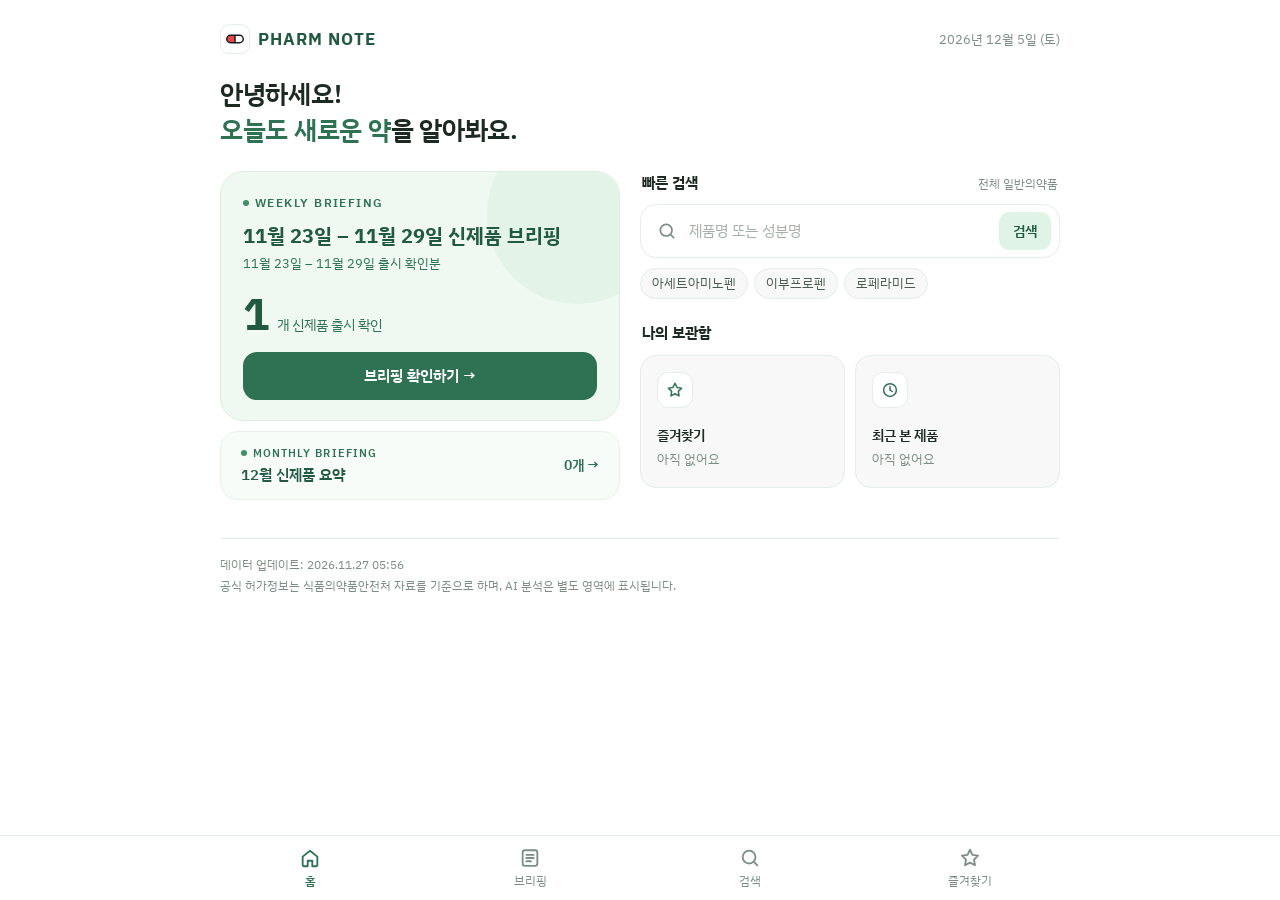
<file: index.html>
<!DOCTYPE html>
<html lang="ko">
<head>
  <meta charset="UTF-8">
  <meta name="viewport" content="width=device-width, initial-scale=1">
  <title>PHARM NOTE</title>
  <meta name="description" content="약사를 위한 OTC 신제품 브리핑 및 일반의약품 검색">
  <meta name="theme-color" content="#ffffff">
  <link rel="preconnect" href="https://fonts.googleapis.com">
  <link rel="preconnect" href="https://fonts.gstatic.com" crossorigin>
  <link rel="stylesheet" href="https://fonts.googleapis.com/css2?family=IBM+Plex+Sans+KR:wght@400;500;600;700&display=swap">
  <link rel="stylesheet" href="styles/style.css?v=12">
</head>
<body>
  <main class="page">

    <!-- ① 상단 -->
    <header class="top">
      <a class="logo" href="index.html" aria-label="PHARM NOTE 홈">
        <span class="logo-mark" aria-hidden="true">
          <svg viewBox="0 0 24 24" aria-hidden="true">
            <path d="M12 8H7a4 4 0 0 0 0 8h5z" fill="#e5484d"/>
            <path d="M12 8h5a4 4 0 0 1 0 8h-5z" fill="#ffffff"/>
            <rect x="3" y="8" width="18" height="8" rx="4" fill="none" stroke="#1a1a1a" stroke-width="1.6"/>
            <path d="M12 8v8" stroke="#1a1a1a" stroke-width="1.6"/>
          </svg>
        </span>
        PHARM NOTE
      </a>
      <span class="today" id="today"></span>
    </header>

    <p class="welcome">안녕하세요!<br><em>오늘도 새로운 약</em>을 알아봐요.</p>

    <div class="home-grid">
      <div class="briefing-col">
        <!-- ② Weekly Briefing (가장 강조되는 카드) -->
        <section class="briefing-card" aria-labelledby="wb-label">
          <span class="eyebrow" id="wb-label"><span class="dot"></span>Weekly Briefing</span>
          <div id="briefing-body" style="display:flex;flex-direction:column;flex:1" aria-live="polite"></div>
        </section>

        <!-- Monthly Briefing (얇고 옅은 카드) -->
        <a class="monthly-card" id="monthly-card" href="pages/briefing.html">
          <span class="monthly-left">
            <span class="eyebrow small"><span class="dot"></span>Monthly Briefing</span>
            <span class="monthly-title" id="monthly-title">이번 달 신제품 요약</span>
          </span>
          <span class="monthly-count" id="monthly-count">–</span>
        </a>
      </div>

      <div>
        <!-- ③ 빠른 검색 -->
        <section class="section">
          <div class="section-head">
            <h2 class="section-title">빠른 검색</h2>
            <span class="section-sub">전체 일반의약품</span>
          </div>
          <form class="search-box" id="quick-search" role="search">
            <svg viewBox="0 0 24 24" fill="none" stroke="currentColor" stroke-width="2" stroke-linecap="round" aria-hidden="true"><circle cx="11" cy="11" r="7"/><path d="m20 20-3.5-3.5"/></svg>
            <label class="sr-only" for="q">제품명 또는 성분명</label>
            <input id="q" name="q" type="search" placeholder="제품명 또는 성분명" autocomplete="off">
            <button class="search-go" type="submit">검색</button>
          </form>
          <div class="search-hints">
            <a class="chip" href="pages/search.html?q=%EC%95%84%EC%84%B8%ED%8A%B8%EC%95%84%EB%AF%B8%EB%85%B8%ED%8E%9C">아세트아미노펜</a>
            <a class="chip" href="pages/search.html?q=%EC%9D%B4%EB%B6%80%ED%94%84%EB%A1%9C%ED%8E%9C">이부프로펜</a>
            <a class="chip" href="pages/search.html?q=%EB%A1%9C%ED%8E%98%EB%9D%BC%EB%AF%B8%EB%93%9C">로페라미드</a>
          </div>
        </section>

        <!-- ④ 나의 보관함 (바로가기) -->
        <section class="section">
          <div class="section-head">
            <h2 class="section-title">나의 보관함</h2>
          </div>
          <div class="shelf">
            <a class="shelf-item" href="pages/favorites.html#favorites">
              <span class="shelf-icon" aria-hidden="true">
                <svg viewBox="0 0 24 24" fill="none" stroke="currentColor" stroke-width="2" stroke-linejoin="round"><path d="m12 3 2.7 5.6 6.1.9-4.4 4.3 1 6.1L12 17l-5.4 2.9 1-6.1-4.4-4.3 6.1-.9z"/></svg>
              </span>
              <span>
                <span class="shelf-name">즐겨찾기</span><br>
                <span class="shelf-count" id="fav-count">–</span>
              </span>
            </a>
            <a class="shelf-item" href="pages/favorites.html#recent">
              <span class="shelf-icon" aria-hidden="true">
                <svg viewBox="0 0 24 24" fill="none" stroke="currentColor" stroke-width="2" stroke-linecap="round"><circle cx="12" cy="12" r="8.5"/><path d="M12 7.5V12l3 2"/></svg>
              </span>
              <span>
                <span class="shelf-name">최근 본 제품</span><br>
                <span class="shelf-count" id="recent-count">–</span>
              </span>
            </a>
          </div>
        </section>
      </div>
    </div>

    <footer class="foot-info">
      데이터 업데이트: <span id="updated-at">확인 중…</span><br>
      공식 허가정보는 식품의약품안전처 자료를 기준으로 하며, AI 분석은 별도 영역에 표시됩니다.
    </footer>
  </main>

  <!-- ⑤ 하단 고정 탭 (메뉴 이동) -->
  <nav class="tabbar" aria-label="주요 메뉴">
    <div class="tabbar-inner">
      <a class="tab" href="index.html" aria-current="page">
        <svg viewBox="0 0 24 24" fill="none" stroke="currentColor" stroke-width="2" stroke-linejoin="round"><path d="M4 10.5 12 4l8 6.5V20a1 1 0 0 1-1 1h-4.5v-6h-5v6H5a1 1 0 0 1-1-1z"/></svg>홈
      </a>
      <a class="tab" href="pages/briefing.html">
        <svg viewBox="0 0 24 24" fill="none" stroke="currentColor" stroke-width="2" stroke-linecap="round"><rect x="4" y="3.5" width="16" height="17" rx="2.5"/><path d="M8 8.5h8M8 12h8M8 15.5h5"/></svg>브리핑
      </a>
      <a class="tab" href="pages/search.html">
        <svg viewBox="0 0 24 24" fill="none" stroke="currentColor" stroke-width="2" stroke-linecap="round"><circle cx="11" cy="11" r="7"/><path d="m20 20-3.5-3.5"/></svg>검색
      </a>
      <a class="tab" href="pages/favorites.html">
        <svg viewBox="0 0 24 24" fill="none" stroke="currentColor" stroke-width="2" stroke-linejoin="round"><path d="m12 3 2.7 5.6 6.1.9-4.4 4.3 1 6.1L12 17l-5.4 2.9 1-6.1-4.4-4.3 6.1-.9z"/></svg>즐겨찾기
      </a>
    </div>
  </nav>

  <script src="js/app.js?v=12"></script>
  <script src="js/home.js?v=12"></script>
</body>
</html>
</file>
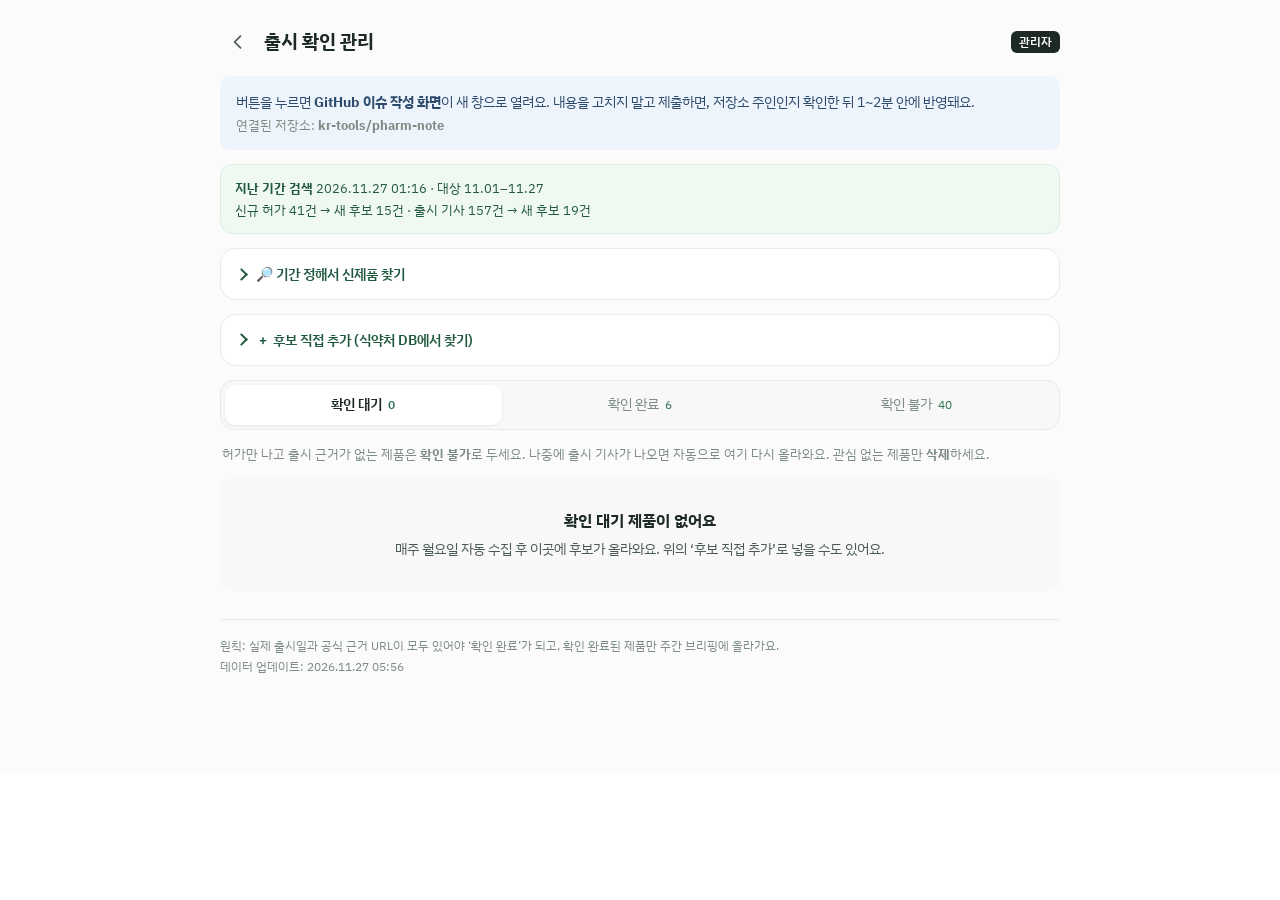
<file: pages/admin.html>
<!DOCTYPE html>
<html lang="ko">
<head>
  <meta charset="UTF-8">
  <meta name="viewport" content="width=device-width, initial-scale=1">
  <meta name="robots" content="noindex, nofollow">
  <title>출시 확인 관리 · PHARM NOTE</title>
  <link rel="preconnect" href="https://fonts.googleapis.com">
  <link rel="preconnect" href="https://fonts.gstatic.com" crossorigin>
  <link rel="stylesheet" href="https://fonts.googleapis.com/css2?family=IBM+Plex+Sans+KR:wght@400;500;600;700&display=swap">
  <link rel="stylesheet" href="../styles/style.css?v=12">
</head>
<body class="admin">
  <main class="page">
    <header class="subhead">
      <a class="back" href="../index.html" aria-label="홈으로"><svg viewBox="0 0 24 24" fill="none" stroke="currentColor" stroke-width="2" stroke-linecap="round"><path d="M15 5l-7 7 7 7"/></svg></a>
      <h1 class="page-title" style="flex:1">출시 확인 관리</h1>
      <span class="badge admin-badge">관리자</span>
    </header>

    <div class="notice info">
      버튼을 누르면 <b>GitHub 이슈 작성 화면</b>이 새 창으로 열려요. 내용을 고치지 말고 제출하면,
      저장소 주인인지 확인한 뒤 1~2분 안에 반영돼요.<br>
      <span class="sec-note">연결된 저장소: <b id="repo-name"></b></span>
    </div>

    <div class="collect-report" id="collect-report" hidden></div>

    <details class="a-add" id="period-search">
      <summary>🔎 기간 정해서 신제품 찾기</summary>
      <p class="sec-note" style="margin-top:8px">정한 기간의 <b>신규 허가 제품</b>과 <b>출시 뉴스</b>를 찾아 ‘확인 대기’에 추가해요.
        이미 확인 완료·확인 불가·삭제한 제품은 다시 불러오지 않아요. (최대 3개월)</p>
      <div class="ps-quick">
        <button type="button" class="btn-ghost" data-range="month">이번 달</button>
        <button type="button" class="btn-ghost" data-range="lastmonth">지난달</button>
        <button type="button" class="btn-ghost" data-range="3months">최근 3개월</button>
      </div>
      <div class="ps-dates">
        <label>시작일<input type="date" id="ps-start"></label>
        <label>종료일<input type="date" id="ps-end"></label>
      </div>
      <p class="a-error" id="ps-error" hidden></p>
      <button type="button" class="btn-primary" id="ps-go" style="margin-top:12px">이 기간으로 찾기 요청</button>
    </details>

    <details class="a-add">
      <summary>＋ 후보 직접 추가 (식약처 DB에서 찾기)</summary>
      <div class="search-box" style="margin-top:12px">
        <svg viewBox="0 0 24 24" fill="none" stroke="currentColor" stroke-width="2" stroke-linecap="round" aria-hidden="true"><circle cx="11" cy="11" r="7"/><path d="m20 20-3.5-3.5"/></svg>
        <label class="sr-only" for="add-q">제품명 또는 품목기준코드</label>
        <input id="add-q" type="search" placeholder="제품명 또는 품목기준코드" autocomplete="off">
      </div>
      <div id="add-results" style="margin-top:10px"></div>
    </details>

    <div class="tabs3" id="tabs" role="tablist">
      <button type="button" role="tab" data-tab="pending">확인 대기 <span class="cnt" id="count-pending">0</span></button>
      <button type="button" role="tab" data-tab="confirmed">확인 완료 <span class="cnt" id="count-confirmed">0</span></button>
      <button type="button" role="tab" data-tab="unconfirmable">확인 불가 <span class="cnt" id="count-unconfirmable">0</span></button>
    </div>

    <div id="list" aria-live="polite"></div>

    <footer class="foot-info">
      원칙: 실제 출시일과 공식 근거 URL이 모두 있어야 ‘확인 완료’가 되고, 확인 완료된 제품만 주간 브리핑에 올라가요.<br>
      데이터 업데이트: <span id="updated-at">확인 중…</span>
    </footer>
  </main>

  <div class="toast" id="toast" role="status"></div>
  <div class="sheet" id="sheet" role="dialog" aria-live="polite" hidden></div>

  <script src="../js/app.js?v=12"></script>
  <script src="../js/admin.js?v=12"></script>
</body>
</html>
</file>
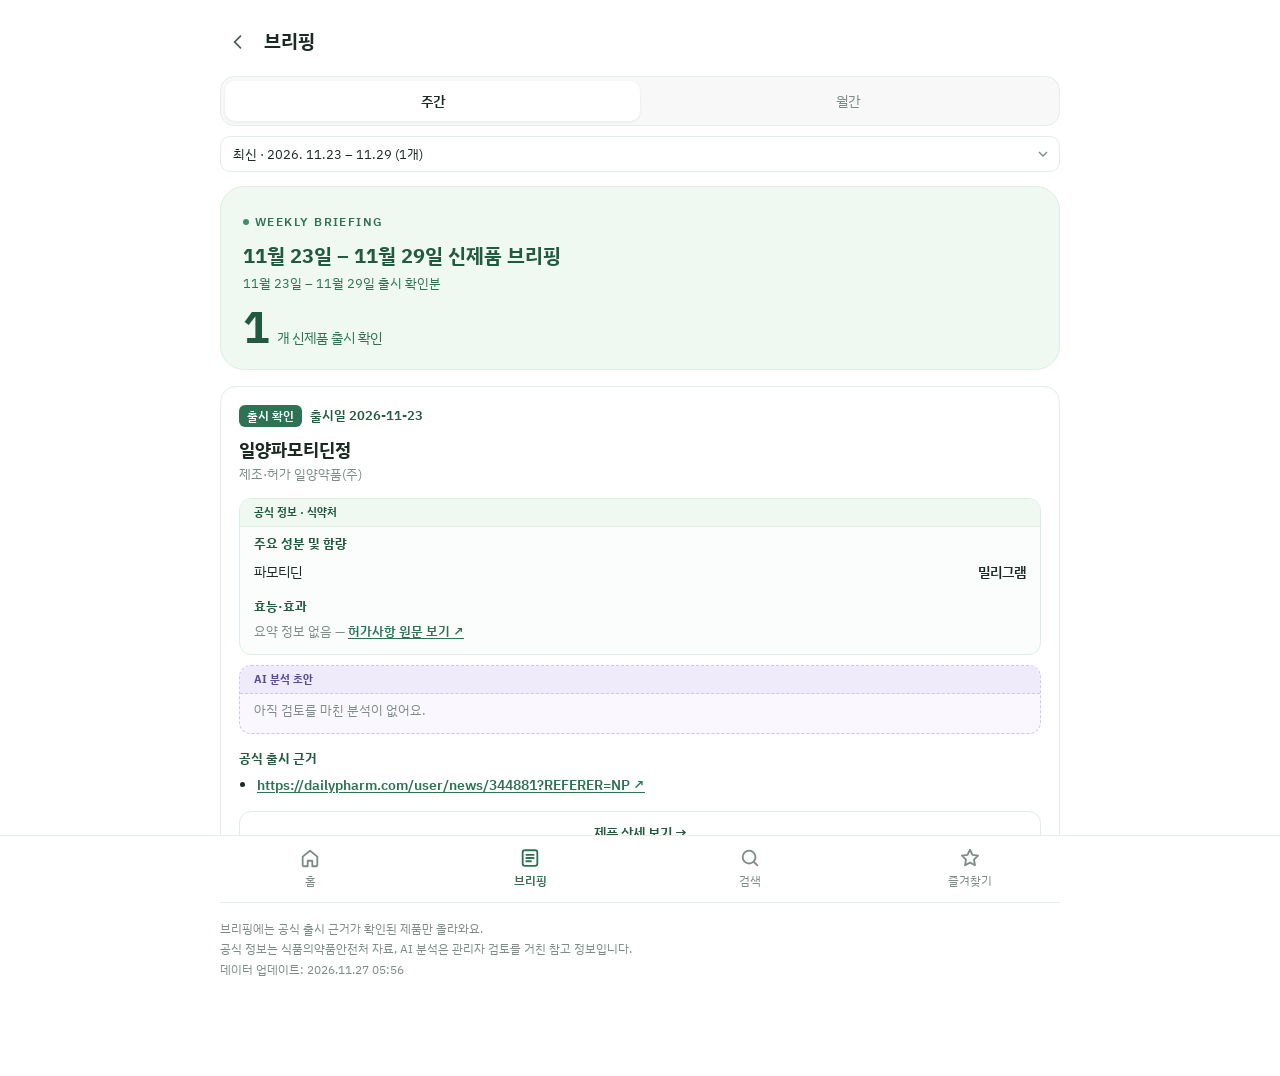
<file: pages/briefing.html>
<!DOCTYPE html>
<html lang="ko">
<head>
  <meta charset="UTF-8">
  <meta name="viewport" content="width=device-width, initial-scale=1">
  <title>주간 브리핑 · PHARM NOTE</title>
  <link rel="preconnect" href="https://fonts.googleapis.com">
  <link rel="preconnect" href="https://fonts.gstatic.com" crossorigin>
  <link rel="stylesheet" href="https://fonts.googleapis.com/css2?family=IBM+Plex+Sans+KR:wght@400;500;600;700&display=swap">
  <link rel="stylesheet" href="../styles/style.css?v=12">
</head>
<body>
  <main class="page">
    <header class="subhead">
      <a class="back" href="../index.html" aria-label="홈으로"><svg viewBox="0 0 24 24" fill="none" stroke="currentColor" stroke-width="2" stroke-linecap="round"><path d="M15 5l-7 7 7 7"/></svg></a>
      <span class="page-title" style="flex:1">브리핑</span>
    </header>

    <div class="notice warn" id="demo-banner" hidden style="margin-bottom:14px">
      화면 확인용 <b>예시 데이터</b>예요. 실제 출시 제품이 아닙니다.
    </div>

    <div class="week-area" id="week-area" hidden>
      <div class="tabs2 mode-tabs" id="mode" role="tablist">
        <button type="button" role="tab" data-mode="week" aria-selected="true">주간</button>
        <button type="button" role="tab" data-mode="month" aria-selected="false">월간</button>
      </div>
      <label class="select" style="display:block">
        <span class="sr-only">브리핑 주차 선택</span>
        <select id="week-select" style="width:100%"></select>
      </label>
    </div>

    <div id="content" aria-live="polite"></div>

    <footer class="foot-info">
      브리핑에는 공식 출시 근거가 확인된 제품만 올라와요.<br>
      공식 정보는 식품의약품안전처 자료, AI 분석은 관리자 검토를 거친 참고 정보입니다.<br>
      데이터 업데이트: <span id="updated-at">확인 중…</span>
    </footer>
  </main>

  <nav class="tabbar" aria-label="주요 메뉴">
    <div class="tabbar-inner">
      <a class="tab" href="../index.html"><svg viewBox="0 0 24 24" fill="none" stroke="currentColor" stroke-width="2" stroke-linejoin="round"><path d="M4 10.5 12 4l8 6.5V20a1 1 0 0 1-1 1h-4.5v-6h-5v6H5a1 1 0 0 1-1-1z"/></svg>홈</a>
      <a class="tab" href="briefing.html" aria-current="page"><svg viewBox="0 0 24 24" fill="none" stroke="currentColor" stroke-width="2" stroke-linecap="round"><rect x="4" y="3.5" width="16" height="17" rx="2.5"/><path d="M8 8.5h8M8 12h8M8 15.5h5"/></svg>브리핑</a>
      <a class="tab" href="search.html"><svg viewBox="0 0 24 24" fill="none" stroke="currentColor" stroke-width="2" stroke-linecap="round"><circle cx="11" cy="11" r="7"/><path d="m20 20-3.5-3.5"/></svg>검색</a>
      <a class="tab" href="favorites.html"><svg viewBox="0 0 24 24" fill="none" stroke="currentColor" stroke-width="2" stroke-linejoin="round"><path d="m12 3 2.7 5.6 6.1.9-4.4 4.3 1 6.1L12 17l-5.4 2.9 1-6.1-4.4-4.3 6.1-.9z"/></svg>즐겨찾기</a>
    </div>
  </nav>

  <script src="../js/app.js?v=12"></script>
  <script src="../js/briefing.js?v=12"></script>
</body>
</html>
</file>
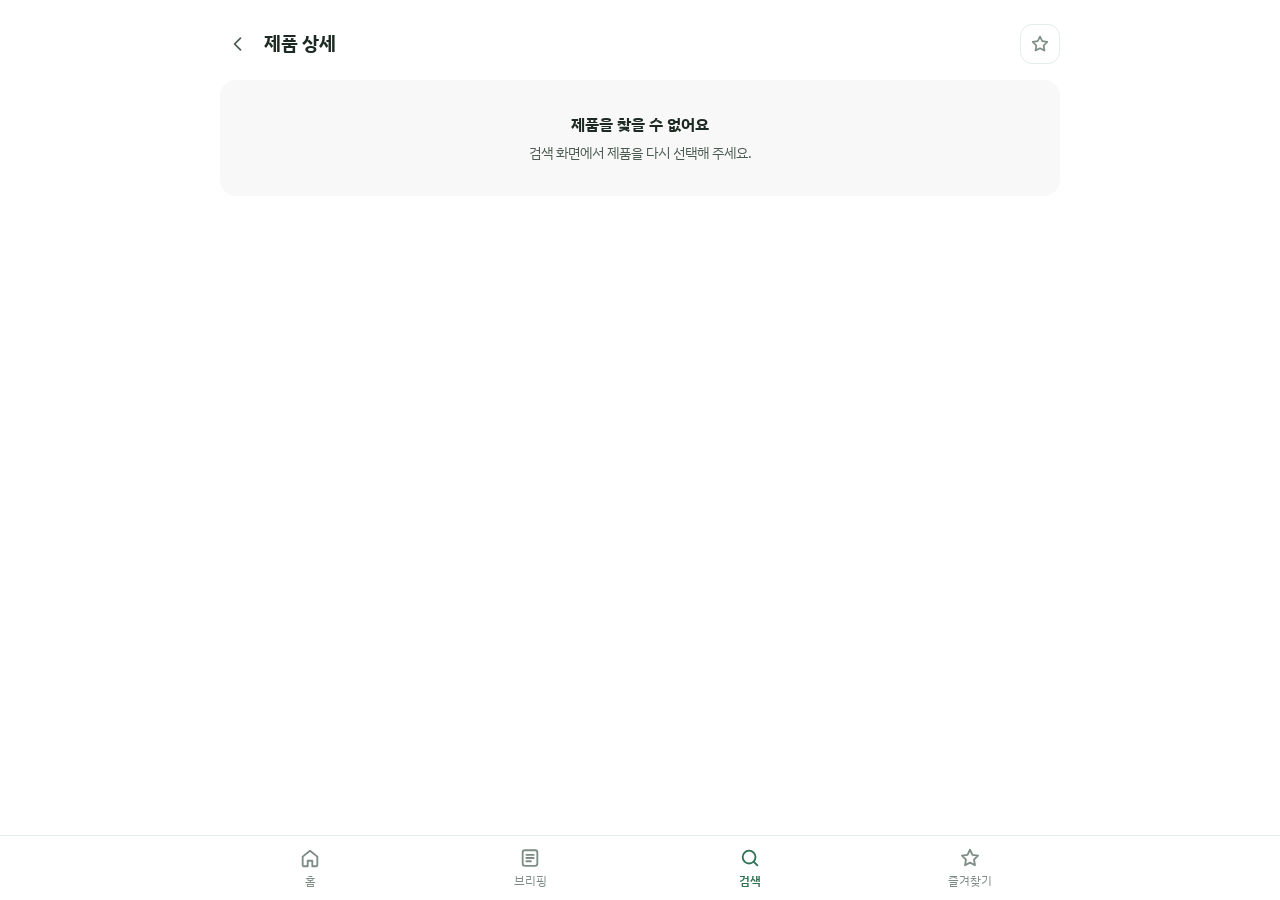
<file: pages/detail.html>
<!DOCTYPE html>
<html lang="ko">
<head>
  <meta charset="UTF-8">
  <meta name="viewport" content="width=device-width, initial-scale=1">
  <title>제품 상세 · PHARM NOTE</title>
  <link rel="preconnect" href="https://fonts.googleapis.com">
  <link rel="preconnect" href="https://fonts.gstatic.com" crossorigin>
  <link rel="stylesheet" href="https://fonts.googleapis.com/css2?family=IBM+Plex+Sans+KR:wght@400;500;600;700&display=swap">
  <link rel="stylesheet" href="../styles/style.css?v=12">
</head>
<body>
  <main class="page">
    <header class="subhead">
      <a class="back" href="search.html" onclick="if (history.length > 1) { history.back(); return false; }" aria-label="뒤로">
        <svg viewBox="0 0 24 24" fill="none" stroke="currentColor" stroke-width="2" stroke-linecap="round"><path d="M15 5l-7 7 7 7"/></svg>
      </a>
      <span class="page-title" style="flex:1">제품 상세</span>
      <button class="fav-btn" id="fav-btn" type="button" aria-pressed="false" aria-label="즐겨찾기 추가" hidden>
        <svg viewBox="0 0 24 24" stroke="currentColor" stroke-width="2" stroke-linejoin="round"><path d="m12 3 2.7 5.6 6.1.9-4.4 4.3 1 6.1L12 17l-5.4 2.9 1-6.1-4.4-4.3 6.1-.9z"/></svg>
      </button>
    </header>

    <div class="notice warn" id="demo-banner" hidden style="margin-bottom:14px">
      화면 확인용 <b>예시 데이터</b>예요. 실제 의약품 정보가 아닙니다.
    </div>

    <div id="content" aria-live="polite"></div>
  </main>

  <div class="toast" id="toast" role="status"></div>

  <nav class="tabbar" aria-label="주요 메뉴">
    <div class="tabbar-inner">
      <a class="tab" href="../index.html"><svg viewBox="0 0 24 24" fill="none" stroke="currentColor" stroke-width="2" stroke-linejoin="round"><path d="M4 10.5 12 4l8 6.5V20a1 1 0 0 1-1 1h-4.5v-6h-5v6H5a1 1 0 0 1-1-1z"/></svg>홈</a>
      <a class="tab" href="briefing.html"><svg viewBox="0 0 24 24" fill="none" stroke="currentColor" stroke-width="2" stroke-linecap="round"><rect x="4" y="3.5" width="16" height="17" rx="2.5"/><path d="M8 8.5h8M8 12h8M8 15.5h5"/></svg>브리핑</a>
      <a class="tab" href="search.html" aria-current="page"><svg viewBox="0 0 24 24" fill="none" stroke="currentColor" stroke-width="2" stroke-linecap="round"><circle cx="11" cy="11" r="7"/><path d="m20 20-3.5-3.5"/></svg>검색</a>
      <a class="tab" href="favorites.html"><svg viewBox="0 0 24 24" fill="none" stroke="currentColor" stroke-width="2" stroke-linejoin="round"><path d="m12 3 2.7 5.6 6.1.9-4.4 4.3 1 6.1L12 17l-5.4 2.9 1-6.1-4.4-4.3 6.1-.9z"/></svg>즐겨찾기</a>
    </div>
  </nav>

  <script src="../js/app.js?v=12"></script>
  <script src="../js/detail.js?v=12"></script>
</body>
</html>
</file>
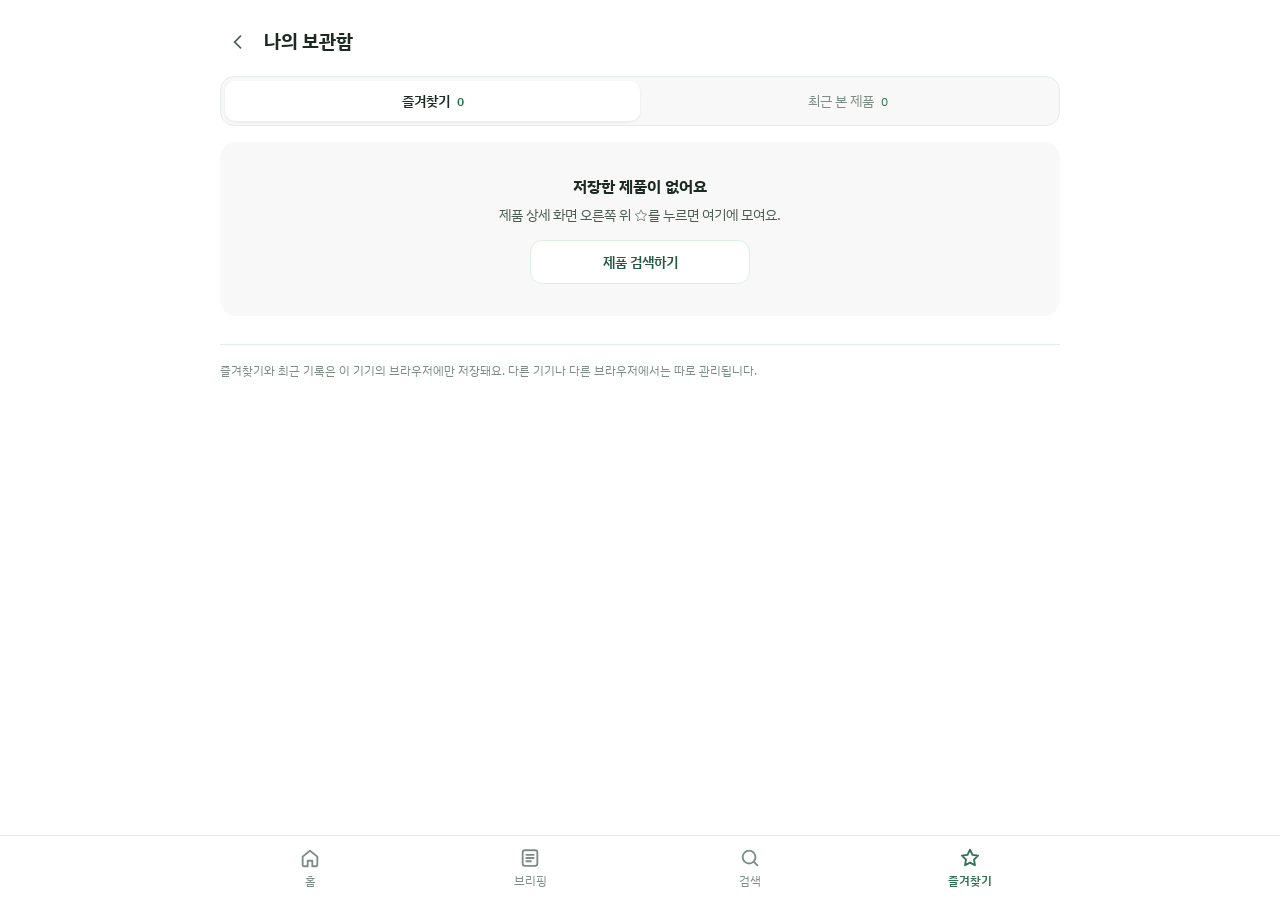
<file: pages/favorites.html>
<!DOCTYPE html>
<html lang="ko">
<head>
  <meta charset="UTF-8">
  <meta name="viewport" content="width=device-width, initial-scale=1">
  <title>즐겨찾기 · PHARM NOTE</title>
  <link rel="preconnect" href="https://fonts.googleapis.com">
  <link rel="preconnect" href="https://fonts.gstatic.com" crossorigin>
  <link rel="stylesheet" href="https://fonts.googleapis.com/css2?family=IBM+Plex+Sans+KR:wght@400;500;600;700&display=swap">
  <link rel="stylesheet" href="../styles/style.css?v=12">
</head>
<body>
  <main class="page">
    <header class="subhead">
      <a class="back" href="../index.html" aria-label="홈으로"><svg viewBox="0 0 24 24" fill="none" stroke="currentColor" stroke-width="2" stroke-linecap="round"><path d="M15 5l-7 7 7 7"/></svg></a>
      <h1 class="page-title">나의 보관함</h1>
    </header>

    <div class="tabs2" id="tabs" role="tablist">
      <button type="button" role="tab" data-tab="favorites" aria-selected="true">즐겨찾기 <span class="cnt" id="count-favorites">0</span></button>
      <button type="button" role="tab" data-tab="recent" aria-selected="false">최근 본 제품 <span class="cnt" id="count-recent">0</span></button>
    </div>

    <ul class="saved-list" id="list"></ul>
    <div class="empty" id="empty" hidden></div>

    <div id="clear-area" hidden>
      <button class="more-btn" id="clear-recent" type="button">최근 기록 전체 삭제</button>
    </div>

    <p class="foot-info">
      즐겨찾기와 최근 기록은 이 기기의 브라우저에만 저장돼요. 다른 기기나 다른 브라우저에서는 따로 관리됩니다.
    </p>
  </main>

  <nav class="tabbar" aria-label="주요 메뉴">
    <div class="tabbar-inner">
      <a class="tab" href="../index.html"><svg viewBox="0 0 24 24" fill="none" stroke="currentColor" stroke-width="2" stroke-linejoin="round"><path d="M4 10.5 12 4l8 6.5V20a1 1 0 0 1-1 1h-4.5v-6h-5v6H5a1 1 0 0 1-1-1z"/></svg>홈</a>
      <a class="tab" href="briefing.html"><svg viewBox="0 0 24 24" fill="none" stroke="currentColor" stroke-width="2" stroke-linecap="round"><rect x="4" y="3.5" width="16" height="17" rx="2.5"/><path d="M8 8.5h8M8 12h8M8 15.5h5"/></svg>브리핑</a>
      <a class="tab" href="search.html"><svg viewBox="0 0 24 24" fill="none" stroke="currentColor" stroke-width="2" stroke-linecap="round"><circle cx="11" cy="11" r="7"/><path d="m20 20-3.5-3.5"/></svg>검색</a>
      <a class="tab" href="favorites.html" aria-current="page"><svg viewBox="0 0 24 24" fill="none" stroke="currentColor" stroke-width="2" stroke-linejoin="round"><path d="m12 3 2.7 5.6 6.1.9-4.4 4.3 1 6.1L12 17l-5.4 2.9 1-6.1-4.4-4.3 6.1-.9z"/></svg>즐겨찾기</a>
    </div>
  </nav>

  <script src="../js/app.js?v=12"></script>
  <script src="../js/favorites.js?v=12"></script>
</body>
</html>
</file>
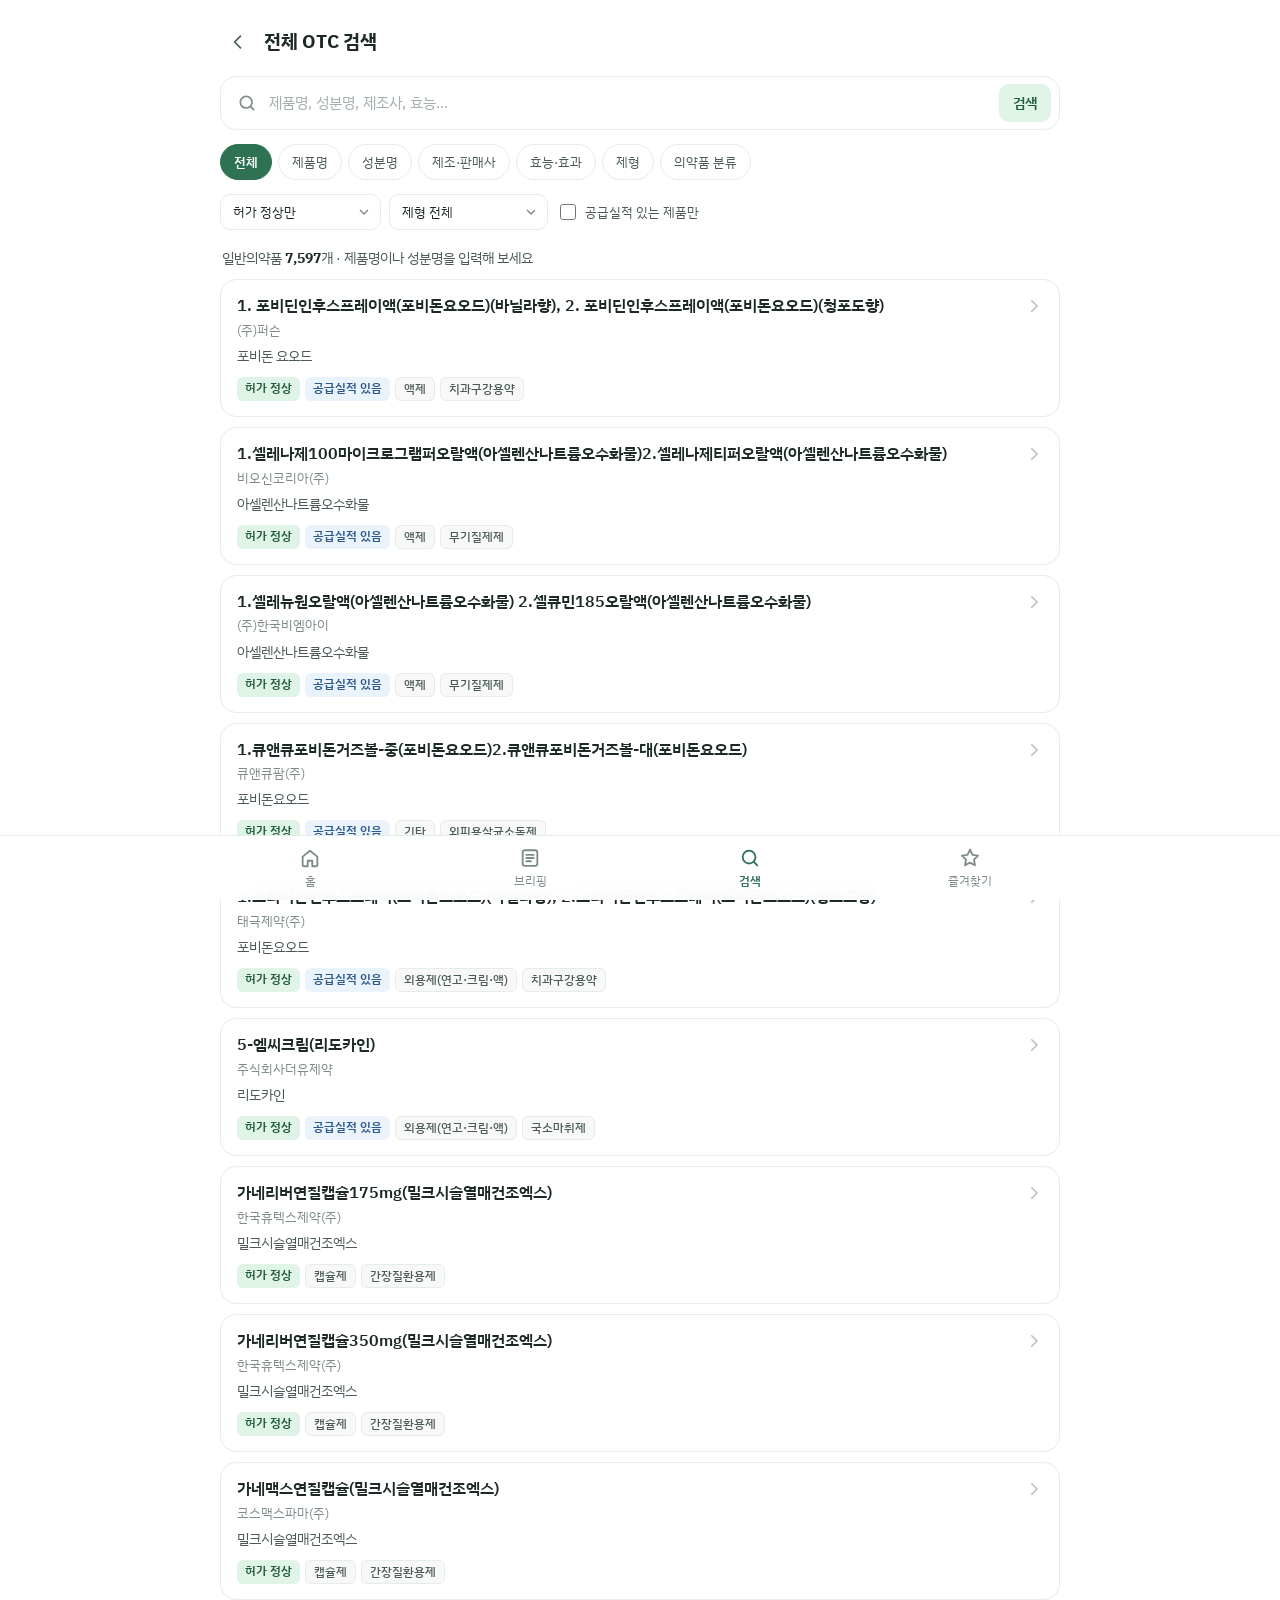
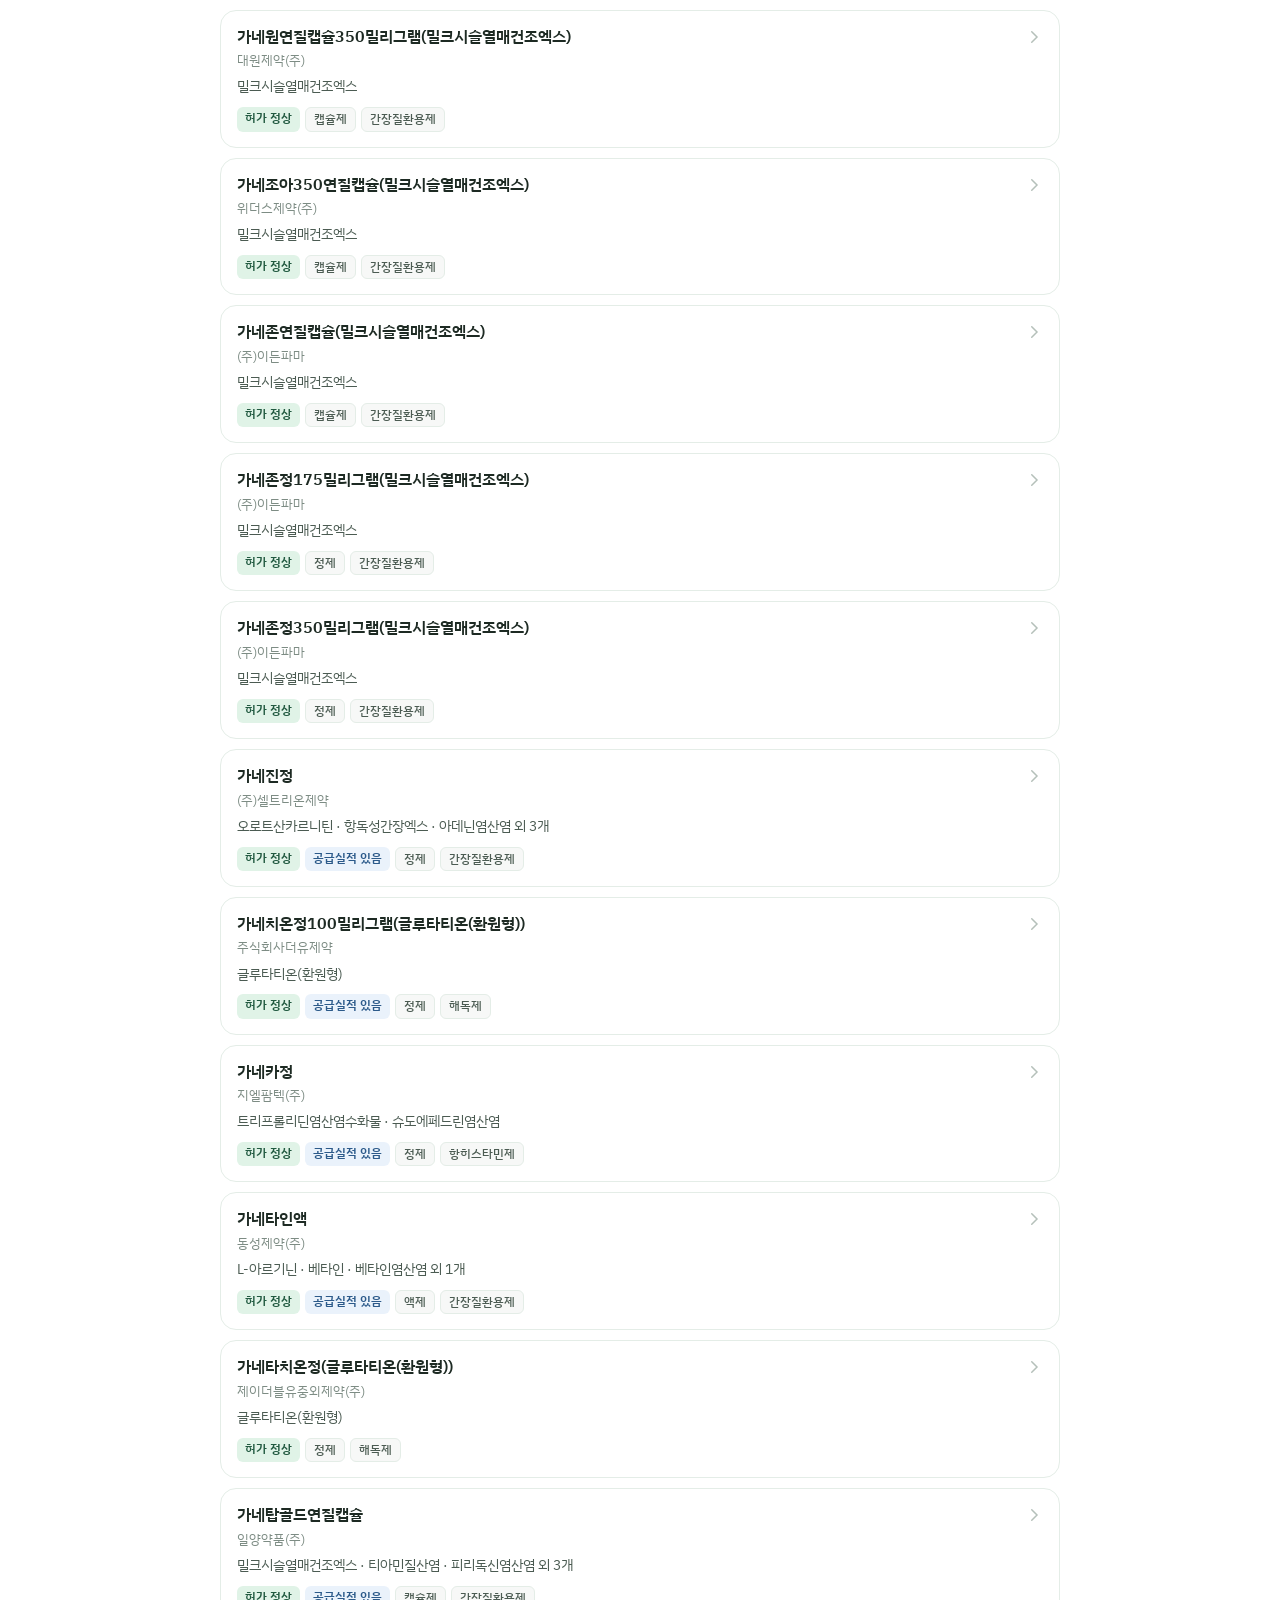
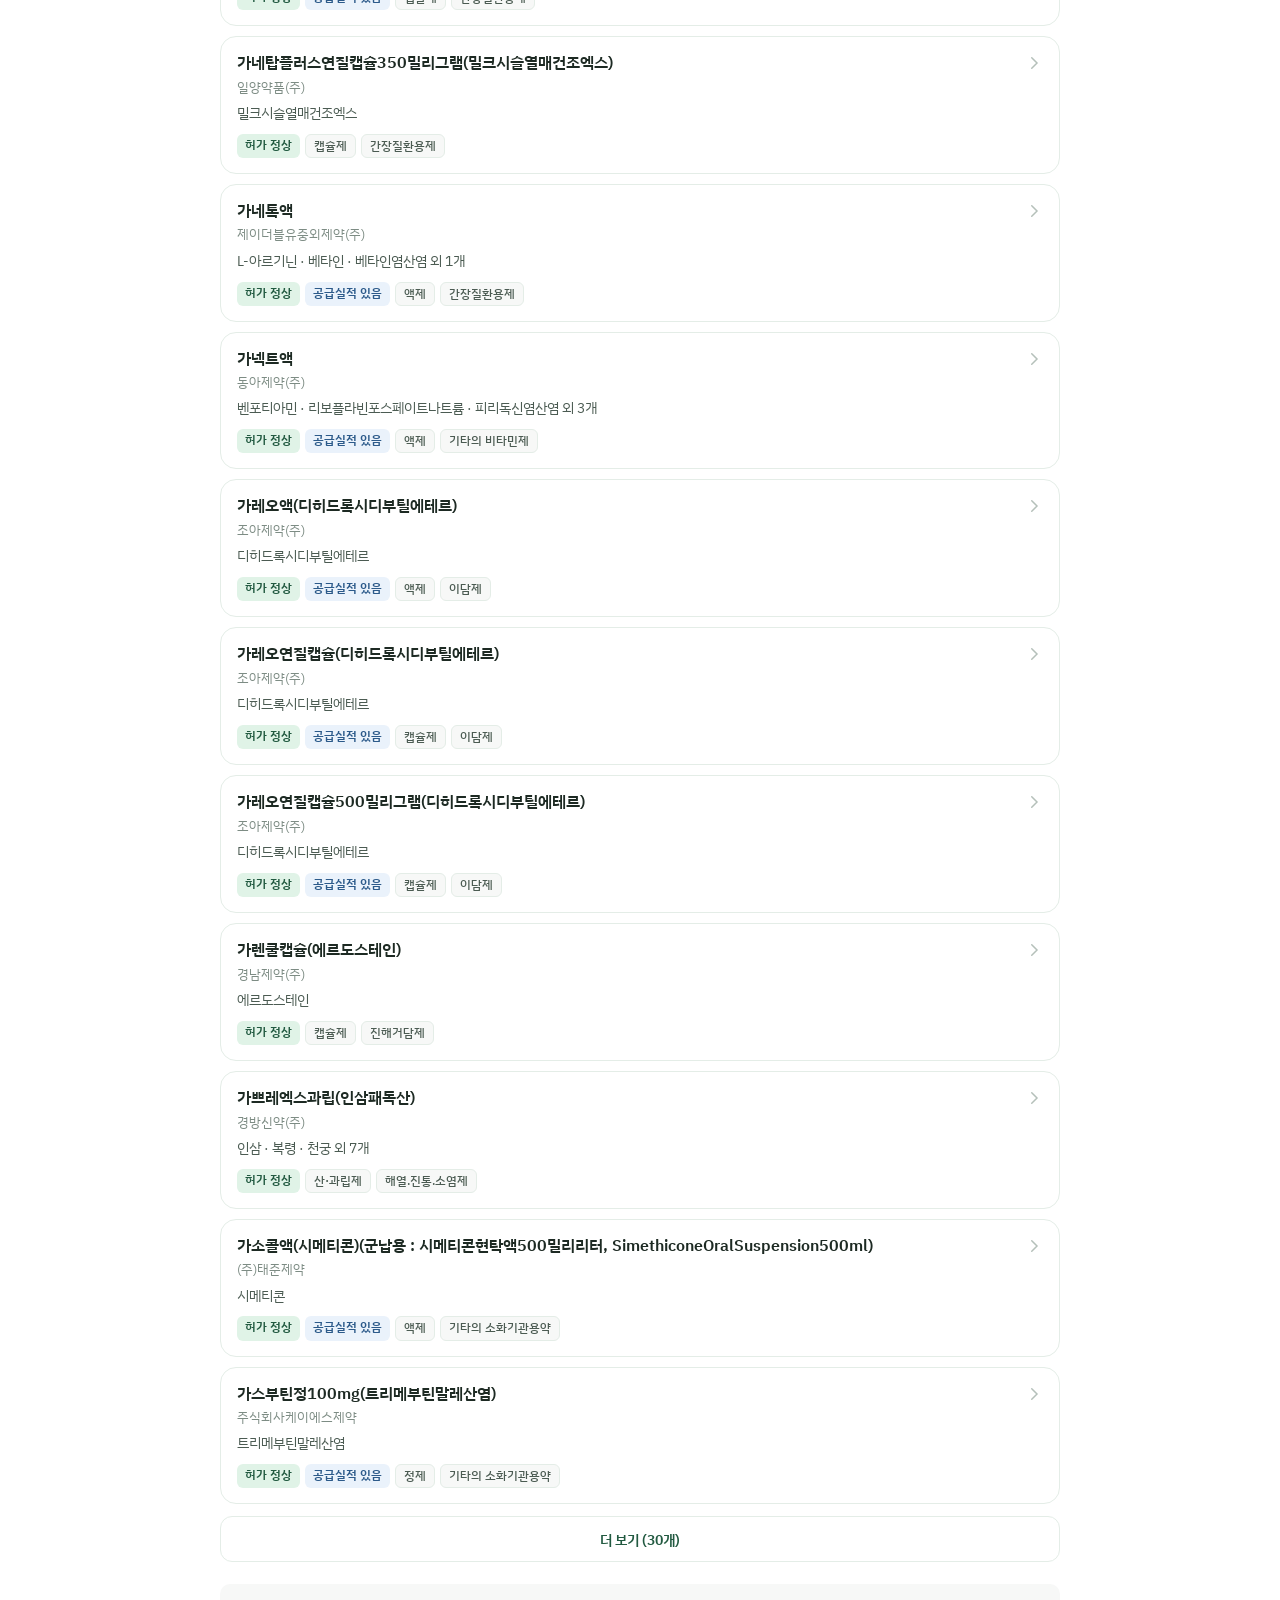
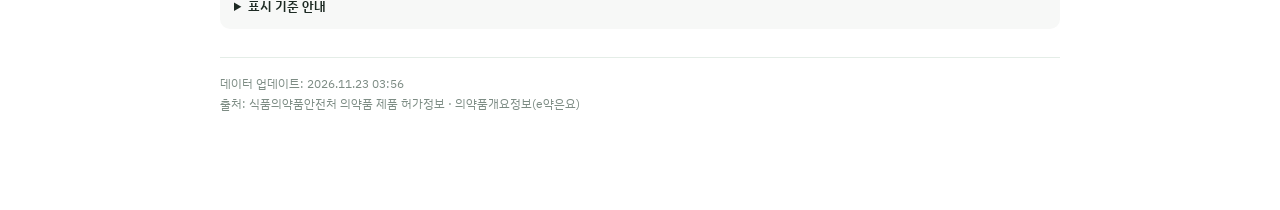
<file: pages/search.html>
<!DOCTYPE html>
<html lang="ko">
<head>
  <meta charset="UTF-8">
  <meta name="viewport" content="width=device-width, initial-scale=1">
  <title>OTC 검색 · PHARM NOTE</title>
  <link rel="preconnect" href="https://fonts.googleapis.com">
  <link rel="preconnect" href="https://fonts.gstatic.com" crossorigin>
  <link rel="stylesheet" href="https://fonts.googleapis.com/css2?family=IBM+Plex+Sans+KR:wght@400;500;600;700&display=swap">
  <link rel="stylesheet" href="../styles/style.css?v=12">
</head>
<body>
  <main class="page">
    <header class="subhead">
      <a class="back" href="../index.html" aria-label="홈으로"><svg viewBox="0 0 24 24" fill="none" stroke="currentColor" stroke-width="2" stroke-linecap="round"><path d="M15 5l-7 7 7 7"/></svg></a>
      <h1 class="page-title">전체 OTC 검색</h1>
    </header>

    <div class="notice warn" id="demo-banner" hidden style="margin-bottom:14px">
      화면 확인용 <b>예시 데이터</b>예요. 실제 의약품 정보가 아닙니다.
    </div>

    <form class="search-box" id="search-form" role="search">
      <svg viewBox="0 0 24 24" fill="none" stroke="currentColor" stroke-width="2" stroke-linecap="round" aria-hidden="true"><circle cx="11" cy="11" r="7"/><path d="m20 20-3.5-3.5"/></svg>
      <label class="sr-only" for="q">검색어</label>
      <input id="q" type="search" placeholder="제품명, 성분명, 제조사, 효능…" autocomplete="off" enterkeyhint="search">
      <button class="search-go" type="submit">검색</button>
    </form>

    <div class="segs" id="fields" role="group" aria-label="검색 범위"></div>

    <div class="filters">
      <label class="select">
        <span class="sr-only">허가 상태</span>
        <select id="status-filter">
          <option value="normal">허가 정상만</option>
          <option value="all">허가 상태 전체</option>
          <option value="inactive">정상 외 (취하·만료 등)</option>
        </select>
      </label>
      <label class="select">
        <span class="sr-only">제형</span>
        <select id="form-filter"><option value="">제형 전체</option></select>
      </label>
      <label class="check">
        <input type="checkbox" id="supply-only">
        <span>공급실적 있는 제품만</span>
      </label>
    </div>

    <p class="summary" id="summary" aria-live="polite"></p>
    <div id="state"></div>
    <ul class="results" id="results"></ul>
    <button class="more-btn" id="more" type="button" hidden>더 보기</button>

    <details class="legend">
      <summary>표시 기준 안내</summary>
      <ul>
        <li><b>허가 상태</b>(정상·취하·취소·유효기간만료·폐업 등): 식약처 의약품 제품 허가정보 기준이에요.</li>
        <li><b>공급실적 있음</b>: 식약처 ‘e약은요’(공급실적이 있는 일반의약품 정보)에 등재된 제품이에요. 지금 이 순간 유통 중이라는 보증은 아니에요.</li>
        <li><b>제형</b>: 제품명 끝부분(정·캡슐·액 등)으로 분류한 값이에요. 정확한 제형은 상세 페이지의 허가사항을 확인하세요.</li>
      </ul>
    </details>

    <footer class="foot-info">
      데이터 업데이트: <span id="updated-at">확인 중…</span><br>
      출처: 식품의약품안전처 의약품 제품 허가정보 · 의약품개요정보(e약은요)
    </footer>
  </main>

  <nav class="tabbar" aria-label="주요 메뉴">
    <div class="tabbar-inner">
      <a class="tab" href="../index.html"><svg viewBox="0 0 24 24" fill="none" stroke="currentColor" stroke-width="2" stroke-linejoin="round"><path d="M4 10.5 12 4l8 6.5V20a1 1 0 0 1-1 1h-4.5v-6h-5v6H5a1 1 0 0 1-1-1z"/></svg>홈</a>
      <a class="tab" href="briefing.html"><svg viewBox="0 0 24 24" fill="none" stroke="currentColor" stroke-width="2" stroke-linecap="round"><rect x="4" y="3.5" width="16" height="17" rx="2.5"/><path d="M8 8.5h8M8 12h8M8 15.5h5"/></svg>브리핑</a>
      <a class="tab" href="search.html" aria-current="page"><svg viewBox="0 0 24 24" fill="none" stroke="currentColor" stroke-width="2" stroke-linecap="round"><circle cx="11" cy="11" r="7"/><path d="m20 20-3.5-3.5"/></svg>검색</a>
      <a class="tab" href="favorites.html"><svg viewBox="0 0 24 24" fill="none" stroke="currentColor" stroke-width="2" stroke-linejoin="round"><path d="m12 3 2.7 5.6 6.1.9-4.4 4.3 1 6.1L12 17l-5.4 2.9 1-6.1-4.4-4.3 6.1-.9z"/></svg>즐겨찾기</a>
    </div>
  </nav>

  <script src="../js/app.js?v=12"></script>
  <script src="../js/search.js?v=12"></script>
</body>
</html>
</file>
<file: styles/style.css>
/* =========================================================
   PHARM NOTE — 공통 스타일
   화이트 배경 + 파스텔 그린 / 모바일 우선 반응형
   ========================================================= */

:root {
  /* 색상 */
  --bg: #ffffff;
  --surface: #f7f8f7;           /* 보관함 등 일반 카드: 거의 흰 회색 */
  --card-mint: #f0f8f2;         /* 브리핑 카드: 흰끼 가득한 초록 */
  --card-mint-line: #dcefe2;
  --line: #e4ede7;
  --ink: #1d2a23;
  --ink-soft: #4b5b52;
  --muted: #7d8c84;

  --green-50: #f0f9f3;
  --green-100: #e0f3e7;
  --green-200: #c7e9d4;
  --green-300: #a6dbbd;
  --green-600: #3f8f69;
  --green-700: #2e7253;
  --green-800: #225a41;

  --warn-bg: #fff6e8;
  --warn-ink: #8a5a12;
  --error-bg: #fdeeee;
  --error-ink: #9b2c2c;

  /* 형태 */
  --radius-lg: 24px;
  --radius-md: 16px;
  --radius-sm: 10px;
  --shadow-card: 0 1px 2px rgba(29, 42, 35, 0.04), 0 4px 16px rgba(29, 42, 35, 0.05);

  /* 레이아웃 */
  --page-max: 560px;
  --tabbar-h: 64px;

  --font: "IBM Plex Sans KR", -apple-system, BlinkMacSystemFont, "Apple SD Gothic Neo",
    "Malgun Gothic", "Noto Sans KR", sans-serif;
}

* { box-sizing: border-box; }

html, body {
  margin: 0;
  padding: 0;
  background: var(--bg);
  color: var(--ink);
  font-family: var(--font);
  font-size: 16px;
  line-height: 1.55;
  -webkit-font-smoothing: antialiased;
  word-break: keep-all;
}

a { color: inherit; text-decoration: none; }
button { font: inherit; cursor: pointer; }

.page {
  max-width: var(--page-max);
  margin: 0 auto;
  padding: 20px 20px calc(var(--tabbar-h) + 32px + env(safe-area-inset-bottom, 0px));
}

/* ---------- 상단 헤더 ---------- */
.top {
  display: flex;
  align-items: center;
  justify-content: space-between;
  gap: 12px;
  padding: 4px 0 18px;
}

.logo {
  display: inline-flex;
  align-items: center;
  gap: 8px;
  font-weight: 700;
  font-size: 17px;
  letter-spacing: 0.06em;
  color: var(--green-800);
}

.logo-mark {
  width: 30px;
  height: 30px;
  border-radius: 9px;
  background: #ffffff;
  border: 1px solid var(--line);
  display: grid;
  place-items: center;
}

.logo-mark svg { width: 22px; height: 22px; }

.today {
  font-size: 13px;
  color: var(--muted);
  white-space: nowrap;
}

.welcome {
  margin: 4px 0 22px;
  font-size: 22px;
  font-weight: 600;
  line-height: 1.4;
  letter-spacing: -0.01em;
}

.welcome em {
  font-style: normal;
  color: var(--green-700);
}

/* ---------- Weekly Briefing 강조 카드 ---------- */
.briefing-card {
  position: relative;
  overflow: hidden;
  border-radius: var(--radius-lg);
  background: var(--card-mint);
  border: 1px solid var(--card-mint-line);
  padding: 22px 22px 20px;
  margin-bottom: 18px;
  min-height: 228px;
  display: flex;
  flex-direction: column;
}

.briefing-card::after {
  /* 은은한 원형 장식 */
  content: "";
  position: absolute;
  right: -48px;
  top: -48px;
  width: 180px;
  height: 180px;
  border-radius: 50%;
  background: var(--green-100);
  opacity: 0.8;
  pointer-events: none;
}

.briefing-card > * { position: relative; z-index: 1; }

.eyebrow {
  display: inline-flex;
  align-items: center;
  gap: 6px;
  font-size: 12px;
  font-weight: 600;
  letter-spacing: 0.12em;
  text-transform: uppercase;
  color: var(--green-700);
}

.eyebrow .dot {
  width: 6px;
  height: 6px;
  border-radius: 50%;
  background: var(--green-600);
}

.briefing-title {
  margin: 10px 0 4px;
  font-size: 20px;
  font-weight: 700;
  line-height: 1.35;
  color: var(--green-800);
}

.briefing-period {
  font-size: 13px;
  color: var(--green-700);
}

.briefing-count {
  margin-top: auto;
  padding-top: 18px;
  display: flex;
  align-items: baseline;
  gap: 8px;
}

.briefing-count .num {
  font-size: 44px;
  font-weight: 700;
  line-height: 1;
  color: var(--green-800);
  font-variant-numeric: tabular-nums;
}

.briefing-count .label {
  font-size: 14px;
  color: var(--green-700);
}

.briefing-note {
  margin: 8px 0 0;
  font-size: 13px;
  color: var(--green-700);
}

.btn-primary {
  margin-top: 16px;
  display: flex;
  align-items: center;
  justify-content: center;
  gap: 6px;
  width: 100%;
  height: 48px;
  border: 0;
  border-radius: 14px;
  background: var(--green-700);
  color: #fff;
  font-size: 15px;
  font-weight: 600;
  transition: background 0.15s ease;
}

.btn-primary:hover { background: var(--green-800); }
.btn-primary:focus-visible { outline: 3px solid var(--green-300); outline-offset: 2px; }

/* 로딩 스켈레톤 */
.skeleton {
  background: linear-gradient(90deg, var(--green-100) 0%, #f8fbf9 50%, var(--green-100) 100%);
  background-size: 200% 100%;
  animation: shimmer 1.4s infinite linear;
  border-radius: 8px;
}

@keyframes shimmer {
  from { background-position: 200% 0; }
  to { background-position: -200% 0; }
}

@media (prefers-reduced-motion: reduce) {
  .skeleton { animation: none; }
}

/* ---------- 섹션 공통 ---------- */
.section { margin-bottom: 22px; }

.section-head {
  display: flex;
  align-items: baseline;
  justify-content: space-between;
  margin: 0 2px 10px;
}

.section-title {
  margin: 0;
  font-size: 15px;
  font-weight: 700;
}

.section-sub {
  font-size: 12px;
  color: var(--muted);
}

/* ---------- 빠른 검색 ---------- */
.search-box {
  display: flex;
  align-items: center;
  gap: 10px;
  height: 54px;
  padding: 0 8px 0 16px;
  border: 1.5px solid var(--line);
  border-radius: var(--radius-md);
  background: var(--bg);
  transition: border-color 0.15s ease, box-shadow 0.15s ease;
}

.search-box:focus-within {
  border-color: var(--green-300);
  box-shadow: 0 0 0 4px var(--green-50);
}

.search-box svg { flex: none; width: 20px; height: 20px; color: var(--muted); }

.search-box input {
  flex: 1;
  min-width: 0;
  border: 0;
  outline: 0;
  background: transparent;
  font: inherit;
  font-size: 15px;
  color: var(--ink);
}

.search-box input::placeholder { color: #a3afa8; }

.search-go {
  flex: none;
  height: 38px;
  padding: 0 14px;
  border: 0;
  border-radius: 10px;
  background: var(--green-100);
  color: var(--green-800);
  font-size: 14px;
  font-weight: 600;
}

.search-go:hover { background: var(--green-200); }

.search-hints {
  display: flex;
  flex-wrap: wrap;
  gap: 6px;
  margin-top: 10px;
}

.chip {
  padding: 5px 11px;
  border-radius: 999px;
  background: var(--surface);
  border: 1px solid var(--line);
  font-size: 12.5px;
  color: var(--ink-soft);
}

.chip:hover { border-color: var(--green-300); color: var(--green-800); }

/* ---------- 나의 보관함 ---------- */
.shelf {
  display: grid;
  grid-template-columns: 1fr 1fr;
  gap: 10px;
}

.shelf-item {
  display: flex;
  flex-direction: column;
  gap: 14px;
  padding: 16px;
  border-radius: var(--radius-md);
  background: var(--surface);
  border: 1px solid var(--line);
  transition: border-color 0.15s ease, transform 0.15s ease;
}

.shelf-item:hover { border-color: var(--green-300); transform: translateY(-1px); }

.shelf-icon {
  width: 36px;
  height: 36px;
  border-radius: 11px;
  background: var(--bg);
  display: grid;
  place-items: center;
  color: var(--green-700);
  border: 1px solid var(--line);
}

.shelf-icon svg { width: 18px; height: 18px; }

.shelf-name { font-size: 14px; font-weight: 600; }

.shelf-count {
  font-size: 12.5px;
  color: var(--muted);
  font-variant-numeric: tabular-nums;
}

/* ---------- 하단 정보 ---------- */
.foot-info {
  margin-top: 28px;
  padding-top: 16px;
  border-top: 1px solid var(--line);
  font-size: 12px;
  color: var(--muted);
  line-height: 1.7;
}

/* ---------- 알림 박스 ---------- */
.notice {
  padding: 14px 16px;
  border-radius: var(--radius-sm);
  font-size: 14px;
}

.notice.error { background: var(--error-bg); color: var(--error-ink); }
.notice.warn { background: var(--warn-bg); color: var(--warn-ink); }

.link-btn {
  border: 0;
  background: none;
  padding: 0;
  color: inherit;
  font-weight: 600;
  text-decoration: underline;
}

/* ---------- 서브 페이지 공통 ---------- */
.subhead {
  display: flex;
  align-items: center;
  gap: 8px;
  padding: 4px 0 16px;
}

.back {
  width: 36px;
  height: 36px;
  border-radius: 10px;
  display: grid;
  place-items: center;
  color: var(--ink-soft);
}

.back:hover { background: var(--surface); }
.back svg { width: 20px; height: 20px; }

.page-title { margin: 0; font-size: 19px; font-weight: 700; }

.placeholder {
  padding: 36px 20px;
  border-radius: var(--radius-lg);
  background: var(--surface);
  border: 1px dashed var(--green-300);
  text-align: center;
  color: var(--ink-soft);
}

.placeholder strong { display: block; margin-bottom: 6px; color: var(--green-800); font-size: 16px; }
.placeholder p { margin: 0; font-size: 14px; }

/* ---------- 하단 고정 탭 ---------- */
.tabbar {
  position: fixed;
  left: 0;
  right: 0;
  bottom: 0;
  z-index: 50;
  background: rgba(255, 255, 255, 0.94);
  backdrop-filter: saturate(160%) blur(10px);
  -webkit-backdrop-filter: saturate(160%) blur(10px);
  border-top: 1px solid var(--line);
  padding-bottom: env(safe-area-inset-bottom, 0px);
}

.tabbar-inner {
  max-width: var(--page-max);
  margin: 0 auto;
  height: var(--tabbar-h);
  display: grid;
  grid-template-columns: repeat(4, 1fr);
}

.tab {
  display: flex;
  flex-direction: column;
  align-items: center;
  justify-content: center;
  gap: 3px;
  font-size: 11.5px;
  color: var(--muted);
}

.tab svg { width: 22px; height: 22px; }

.tab[aria-current="page"] { color: var(--green-700); font-weight: 600; }

/* ---------- PC 화면 ---------- */
@media (min-width: 900px) {
  :root { --page-max: 880px; }

  .home-grid {
    display: grid;
    grid-template-columns: 1.15fr 1fr;
    gap: 20px;
    align-items: start;
  }

  .home-grid .briefing-card { min-height: 100%; margin-bottom: 0; }
  .welcome { font-size: 26px; }
}

.sr-only {
  position: absolute;
  width: 1px; height: 1px;
  overflow: hidden;
  clip: rect(0 0 0 0);
  white-space: nowrap;
}

/* =========================================================
   검색 페이지
   ========================================================= */
.segs {
  display: flex;
  gap: 6px;
  overflow-x: auto;
  margin: 12px -20px 0;
  padding: 2px 20px 4px;
  scrollbar-width: none;
}
.segs::-webkit-scrollbar { display: none; }

.seg {
  flex: none;
  padding: 7px 13px;
  border-radius: 999px;
  border: 1px solid var(--line);
  background: var(--bg);
  font-size: 13px;
  color: var(--ink-soft);
}
.seg[aria-pressed="true"] {
  background: var(--green-700);
  border-color: var(--green-700);
  color: #fff;
  font-weight: 600;
}

.filters {
  display: flex;
  flex-wrap: wrap;
  align-items: center;
  gap: 8px;
  margin-top: 10px;
}

.select select {
  height: 36px;
  padding: 0 30px 0 12px;
  border: 1px solid var(--line);
  border-radius: 10px;
  background: var(--bg) url("data:image/svg+xml,%3Csvg xmlns='http://www.w3.org/2000/svg' viewBox='0 0 24 24' fill='none' stroke='%237d8c84' stroke-width='2'%3E%3Cpath d='m6 9 6 6 6-6'/%3E%3C/svg%3E") no-repeat right 8px center / 16px;
  font: inherit;
  font-size: 13px;
  color: var(--ink);
  appearance: none;
  -webkit-appearance: none;
}

.check {
  display: inline-flex;
  align-items: center;
  gap: 6px;
  font-size: 13px;
  color: var(--ink-soft);
  cursor: pointer;
}
.check input { width: 16px; height: 16px; accent-color: var(--green-700); }

.summary {
  margin: 18px 2px 10px;
  font-size: 13.5px;
  color: var(--ink-soft);
}
.summary b { color: var(--ink); }

.results {
  list-style: none;
  margin: 0;
  padding: 0;
  display: grid;
  gap: 10px;
}

.result {
  display: block;
  padding: 15px 16px;
  border: 1px solid var(--line);
  border-radius: var(--radius-md);
  background: var(--bg);
  transition: border-color 0.15s ease, box-shadow 0.15s ease;
}
.result:hover { border-color: var(--green-300); box-shadow: var(--shadow-card); }

.result-top { display: flex; align-items: flex-start; justify-content: space-between; gap: 8px; }
.result-name { font-size: 15.5px; font-weight: 600; line-height: 1.4; }
.chev { flex: none; width: 18px; height: 18px; color: #b5c0ba; margin-top: 2px; }
.result-company { margin-top: 3px; font-size: 13px; color: var(--muted); }
.result-ingr { margin-top: 6px; font-size: 13.5px; color: var(--ink-soft); }

.badges { display: flex; flex-wrap: wrap; gap: 5px; margin-top: 10px; }
.badge {
  padding: 3px 8px;
  border-radius: 6px;
  font-size: 11.5px;
  font-weight: 600;
  line-height: 1.4;
}
.badge.ok { background: var(--green-100); color: var(--green-800); }
.badge.off { background: #f1f1f1; color: #6b6b6b; }
.badge.muted { background: #f6f6f6; color: #8a8a8a; font-weight: 500; }
.badge.supply { background: #eaf2fb; color: #2c5a8a; }
.badge.plain { background: var(--surface); color: var(--ink-soft); font-weight: 500; border: 1px solid var(--line); }

.more-btn {
  display: block;
  width: 100%;
  height: 46px;
  margin-top: 12px;
  border: 1px solid var(--line);
  border-radius: 12px;
  background: var(--bg);
  color: var(--green-800);
  font-size: 14px;
  font-weight: 600;
}
.more-btn:hover { background: var(--surface); }

.empty {
  padding: 32px 16px;
  text-align: center;
  border-radius: var(--radius-md);
  background: var(--surface);
  color: var(--ink-soft);
}
.empty strong { display: block; color: var(--ink); margin-bottom: 6px; }
.empty p { margin: 0; font-size: 13.5px; }

.legend {
  margin-top: 22px;
  padding: 12px 14px;
  border-radius: var(--radius-sm);
  background: var(--surface);
  font-size: 13px;
  color: var(--ink-soft);
}
.legend summary { cursor: pointer; font-weight: 600; color: var(--ink); }
.legend ul { margin: 10px 0 2px; padding-left: 18px; }
.legend li { margin-bottom: 6px; }

/* =========================================================
   제품 상세 페이지
   ========================================================= */
.fav-btn {
  width: 40px; height: 40px;
  border: 1px solid var(--line);
  border-radius: 12px;
  background: var(--bg);
  display: grid; place-items: center;
  color: var(--muted);
}
.fav-btn svg { width: 20px; height: 20px; fill: none; }
.fav-btn[aria-pressed="true"] { color: #d99a12; border-color: #f1dca8; background: #fffaf0; }
.fav-btn[aria-pressed="true"] svg { fill: #f3b62b; stroke: #d99a12; }

.hero { padding: 4px 2px 18px; }
.product-name { margin: 10px 0 4px; font-size: 22px; font-weight: 700; line-height: 1.35; letter-spacing: -0.01em; }
.product-company { margin: 0; font-size: 14px; color: var(--muted); }
.badge.launch { background: var(--green-700); color: #fff; }

.sec {
  position: relative;
  margin-bottom: 14px;
  padding: 18px 18px 16px;
  border: 1px solid var(--line);
  border-radius: var(--radius-md);
  background: var(--bg);
}
.sec-title {
  display: flex; align-items: center; gap: 8px;
  margin: 0 0 14px;
  font-size: 16px; font-weight: 700;
}
.sec-title .num {
  width: 22px; height: 22px;
  border-radius: 7px;
  background: var(--surface);
  border: 1px solid var(--line);
  display: grid; place-items: center;
  font-size: 12px; color: var(--ink-soft);
}
.sub-title { margin: 4px 0 10px; font-size: 14px; font-weight: 600; }
.sec-note { margin: 12px 0 0; font-size: 12.5px; color: var(--muted); line-height: 1.6; }
.hint { margin-left: 4px; font-size: 11.5px; font-weight: 500; color: var(--muted); }
.none { color: #a3afa8; }
.none-block { margin: 0; padding: 14px; border-radius: 10px; background: var(--surface); font-size: 13.5px; color: var(--muted); }

.kvs { margin: 0; display: grid; }
.kv {
  display: grid;
  grid-template-columns: 104px 1fr;
  gap: 12px;
  padding: 9px 0;
  border-top: 1px solid var(--line);
  font-size: 14px;
}
.kv:first-child { border-top: 0; padding-top: 0; }
.kv dt { color: var(--muted); }
.kv dd { margin: 0; color: var(--ink); word-break: break-all; }

.ingr-list { margin: 0; padding: 0; list-style: none; display: flex; flex-wrap: wrap; gap: 6px; }
.ingr-list li {
  padding: 6px 11px;
  border-radius: 8px;
  background: var(--surface);
  border: 1px solid var(--line);
  font-size: 13.5px;
}

a.ext { color: var(--green-700); font-weight: 600; text-decoration: underline; text-underline-offset: 2px; }

/* 공식 정보 영역: 초록 */
.zone-official { border-color: var(--card-mint-line); background: #fbfdfc; padding-top: 40px; }
.zone-label {
  position: absolute; top: 0; left: 0; right: 0;
  padding: 6px 18px;
  border-radius: var(--radius-md) var(--radius-md) 0 0;
  font-size: 11.5px; font-weight: 700; letter-spacing: 0.02em;
}
.zone-label.official { background: var(--card-mint); color: var(--green-800); border-bottom: 1px solid var(--card-mint-line); }

/* AI 분석 영역: 보라 계열 + 점선 (공식 정보와 확실히 구분) */
.zone-ai {
  position: relative;
  margin-top: 18px;
  padding: 40px 16px 14px;
  border: 1.5px dashed #cfc6ea;
  border-radius: var(--radius-md);
  background: #faf8fe;
}
.zone-label.ai { background: #efebfa; color: #5a4a96; border-bottom: 1px dashed #cfc6ea; padding-left: 16px; }
.none-block.ai { background: #f3f0fb; color: #6f6795; }

.qa { padding: 12px 0; border-top: 1px solid var(--line); }
.qa:first-of-type { border-top: 0; padding-top: 0; }
.qa h3 { margin: 0 0 6px; font-size: 13.5px; font-weight: 700; color: var(--green-800); }
.zone-ai .qa h3 { color: #5a4a96; }
.qa p { margin: 0; font-size: 14px; line-height: 1.7; color: var(--ink); white-space: pre-line; }

.btn-outline {
  display: flex; align-items: center; justify-content: center;
  height: 44px; margin-top: 14px;
  border: 1px solid var(--card-mint-line);
  border-radius: 12px;
  background: var(--bg);
  color: var(--green-800);
  font-size: 14px; font-weight: 600;
}
.btn-outline:hover { background: var(--card-mint); }

.mini-list { margin: 0; padding: 0; list-style: none; border: 1px solid var(--line); border-radius: 12px; overflow: hidden; }
.mini-list li + li { border-top: 1px solid var(--line); }
.mini-list a { display: block; padding: 10px 12px; }
.mini-list a:hover { background: var(--surface); }
.mini-name { display: block; font-size: 14px; font-weight: 600; }
.mini-meta { display: block; font-size: 12.5px; color: var(--muted); }

.sources { margin: 0; padding-left: 18px; font-size: 13.5px; line-height: 1.9; }

.toast {
  position: fixed; left: 50%; bottom: calc(var(--tabbar-h) + 20px + env(safe-area-inset-bottom, 0px));
  transform: translate(-50%, 10px);
  padding: 10px 16px;
  border-radius: 999px;
  background: var(--ink); color: #fff;
  font-size: 13.5px;
  opacity: 0; pointer-events: none;
  transition: opacity 0.2s ease, transform 0.2s ease;
  z-index: 60;
}
.toast.show { opacity: 1; transform: translate(-50%, 0); }

.ingr-table { width: 100%; border-collapse: collapse; font-size: 14px; }
.ingr-table th { text-align: left; font-size: 12px; font-weight: 600; color: var(--muted); padding: 0 0 8px; border-bottom: 1px solid var(--line); }
.ingr-table td { padding: 9px 0; border-bottom: 1px solid var(--line); vertical-align: top; }
.ingr-table td.amt { text-align: right; white-space: nowrap; padding-left: 12px; font-variant-numeric: tabular-nums; }
.ingr-table th:last-child { text-align: right; }
.ingr-table .eng { display: block; font-size: 12px; color: var(--muted); }
.ingr-list li { word-break: break-word; max-width: 100%; }

/* =========================================================
   나의 보관함 (즐겨찾기 · 최근 본 제품)
   ========================================================= */
.tabs2 {
  display: grid;
  grid-template-columns: 1fr 1fr;
  padding: 4px;
  border-radius: 14px;
  background: var(--surface);
  border: 1px solid var(--line);
  margin-bottom: 16px;
}
.tabs2 button {
  height: 40px;
  border: 0;
  border-radius: 10px;
  background: transparent;
  font-size: 14px;
  color: var(--muted);
}
.tabs2 button[aria-selected="true"] {
  background: var(--bg);
  color: var(--ink);
  font-weight: 600;
  box-shadow: 0 1px 3px rgba(29, 42, 35, 0.08);
}
.tabs2 .cnt { margin-left: 4px; font-size: 12px; color: var(--green-700); font-variant-numeric: tabular-nums; }

.saved-list { list-style: none; margin: 0; padding: 0; display: grid; gap: 8px; }
.saved-item {
  display: flex;
  align-items: center;
  border: 1px solid var(--line);
  border-radius: var(--radius-md);
  background: var(--bg);
}
.saved-item:hover { border-color: var(--green-300); }
.saved-link { flex: 1; min-width: 0; padding: 13px 4px 13px 16px; }
.saved-link strong { display: block; font-size: 15px; font-weight: 600; line-height: 1.4; }
.saved-link span { display: block; margin-top: 2px; font-size: 12.5px; color: var(--muted); }
.saved-action {
  flex: none;
  width: 48px;
  height: 48px;
  margin-right: 4px;
  border: 0;
  border-radius: 12px;
  background: transparent;
  color: var(--muted);
  display: grid;
  place-items: center;
}
.saved-action:hover { background: var(--surface); }
.saved-action svg { width: 20px; height: 20px; }
.star-on { fill: #f3b62b; stroke: #d99a12; }

#clear-area .more-btn { color: var(--ink-soft); }
.more-btn.danger { color: var(--error-ink) !important; border-color: #f0c4c4; background: var(--error-bg); }

/* =========================================================
   주간 브리핑
   ========================================================= */
.week-area { margin-bottom: 14px; }

.week-head {
  position: relative;
  overflow: hidden;
  border-radius: var(--radius-lg);
  background: var(--card-mint);
  border: 1px solid var(--card-mint-line);
  padding: 20px 22px;
  margin-bottom: 16px;
}
.week-head .briefing-count { padding-top: 12px; }

.b-card {
  padding: 18px;
  margin-bottom: 14px;
  border: 1px solid var(--line);
  border-radius: var(--radius-md);
  background: var(--bg);
}
.b-top { display: flex; align-items: center; gap: 8px; flex-wrap: wrap; }
.b-date { font-size: 12.5px; font-weight: 600; color: var(--green-800); font-variant-numeric: tabular-nums; }
.b-name { margin: 10px 0 2px; font-size: 18px; font-weight: 700; line-height: 1.4; }
.b-company { margin: 0 0 14px; font-size: 13px; color: var(--muted); }

.b-block {
  position: relative;
  margin-top: 10px;
  padding: 34px 14px 12px;
  border-radius: 12px;
}
.b-block.official { background: #fbfdfc; border: 1px solid var(--card-mint-line); }
.b-block.ai { background: #faf8fe; border: 1.5px dashed #cfc6ea; }
.b-label {
  position: absolute; top: 0; left: 0; right: 0;
  padding: 5px 14px;
  border-radius: 12px 12px 0 0;
  font-size: 11px; font-weight: 700;
}
.b-block.official .b-label { background: var(--card-mint); color: var(--green-800); border-bottom: 1px solid var(--card-mint-line); }
.b-block.ai .b-label { background: #efebfa; color: #5a4a96; border-bottom: 1px dashed #cfc6ea; }

.b-card h3 { margin: 10px 0 4px; font-size: 13px; font-weight: 700; color: var(--green-800); }
.b-card h3:first-of-type { margin-top: 0; }
.b-block.ai h3 { color: #5a4a96; }
.b-text { margin: 0; font-size: 14px; line-height: 1.65; }
.b-text.none { color: var(--muted); font-size: 13px; }

.b-ingr { list-style: none; margin: 0; padding: 0; font-size: 13.5px; }
.b-ingr li { display: flex; justify-content: space-between; gap: 12px; padding: 4px 0; border-bottom: 1px dashed var(--line); }
.b-ingr li:last-child { border-bottom: 0; }
.b-ingr b { font-weight: 600; white-space: nowrap; font-variant-numeric: tabular-nums; }

.b-evidence { margin-top: 14px; }
.b-evidence ul { margin: 0; padding-left: 18px; font-size: 13.5px; line-height: 1.8; }

/* =========================================================
   관리자 — 출시 확인 관리
   ========================================================= */
body.admin { background: #fafbfa; }
.admin-badge { background: var(--ink); color: #fff; }
.notice.info { background: #eef4fb; color: #2c4a6b; margin-bottom: 14px; line-height: 1.65; }

.a-add {
  margin-bottom: 14px;
  padding: 14px 16px;
  border-radius: var(--radius-md);
  border: 1px solid var(--line);
  background: var(--bg);
}
.a-add summary { cursor: pointer; font-weight: 600; font-size: 14px; color: var(--green-800); }
.add-row { display: flex; align-items: center; justify-content: space-between; gap: 10px; padding: 10px 12px; }
.add-row > span:first-child { min-width: 0; }

.tabs3 {
  display: grid;
  grid-template-columns: repeat(3, 1fr);
  padding: 4px;
  border-radius: 14px;
  background: var(--surface);
  border: 1px solid var(--line);
  margin-bottom: 14px;
}
.tabs3 button { height: 40px; border: 0; border-radius: 10px; background: transparent; font-size: 13.5px; color: var(--muted); }
.tabs3 button[aria-selected="true"] { background: var(--bg); color: var(--ink); font-weight: 600; box-shadow: 0 1px 3px rgba(29,42,35,.08); }
.tabs3 .cnt { margin-left: 3px; font-size: 12px; color: var(--green-700); }

.a-card { padding: 18px; margin-bottom: 14px; border: 1px solid var(--line); border-radius: var(--radius-md); background: var(--bg); }
.a-top { display: flex; justify-content: space-between; align-items: center; gap: 8px; }
.a-seen { font-size: 12px; color: var(--muted); }
.a-name { margin: 10px 0 12px; font-size: 17px; font-weight: 700; line-height: 1.4; }
.a-kvs .kv { grid-template-columns: 92px 1fr; font-size: 13.5px; }
.a-links { margin: 0; padding-left: 16px; }

.a-form { margin-top: 14px; padding-top: 12px; border-top: 1px solid var(--line); }
.a-form summary { cursor: pointer; font-weight: 600; font-size: 14px; color: var(--green-800); margin-bottom: 4px; }
.a-form label { display: block; margin-top: 12px; font-size: 13px; font-weight: 600; color: var(--ink-soft); }
.a-form .req { margin-left: 4px; font-size: 11px; color: var(--error-ink); font-weight: 600; }
.a-form .opt { margin-left: 4px; font-size: 11px; color: var(--muted); font-weight: 500; }
.a-form input, .a-form textarea {
  display: block; width: 100%; margin-top: 6px; padding: 10px 12px;
  border: 1px solid var(--line); border-radius: 10px; background: var(--bg);
  font: inherit; font-size: 14px; color: var(--ink); font-weight: 400;
}
.a-form input:focus, .a-form textarea:focus { outline: 0; border-color: var(--green-300); box-shadow: 0 0 0 3px var(--green-50); }
.a-error { margin: 12px 0 0; padding: 10px 12px; border-radius: 10px; background: var(--error-bg); color: var(--error-ink); font-size: 13px; }
.a-actions { margin-top: 4px; }
.a-sub { display: flex; gap: 8px; margin-top: 8px; }
.btn-ghost {
  flex: 1; height: 40px; padding: 0 12px; border: 1px solid var(--line); border-radius: 10px;
  background: var(--bg); font-size: 13px; font-weight: 600; color: var(--ink-soft); white-space: nowrap;
}
.btn-ghost:hover { background: var(--surface); }
.btn-ghost.danger { color: var(--error-ink); }
.add-row .btn-ghost { flex: none; height: 34px; }

/* =========================================================
   Monthly Briefing
   ========================================================= */
.briefing-col { display: flex; flex-direction: column; gap: 10px; margin-bottom: 18px; }
.briefing-col .briefing-card { margin-bottom: 0; }
.monthly-card {
  display: flex;
  align-items: center;
  justify-content: space-between;
  gap: 12px;
  padding: 13px 20px;
  border-radius: 18px;
  background: #f8fcf9;
  border: 1px solid #e6f2ea;
  transition: border-color 0.15s ease;
}
.monthly-card:hover { border-color: var(--green-300); }
.monthly-left { display: flex; flex-direction: column; gap: 2px; min-width: 0; }
.eyebrow.small { font-size: 10.5px; letter-spacing: 0.1em; }
.monthly-title { font-size: 15px; font-weight: 600; color: var(--green-800); }
.monthly-count { flex: none; font-size: 14px; font-weight: 600; color: var(--green-700); font-variant-numeric: tabular-nums; }

.mode-tabs { margin-bottom: 10px; }

.month-head {
  padding: 16px 20px;
  margin-bottom: 14px;
  border-radius: 18px;
  background: #f8fcf9;
  border: 1px solid #e6f2ea;
}
.month-title { margin: 6px 0 2px; font-size: 18px; font-weight: 700; color: var(--green-800); }
.month-sub { margin: 0; font-size: 13px; color: var(--green-700); }

.month-list { list-style: none; margin: 0; padding: 0; border: 1px solid var(--line); border-radius: var(--radius-md); overflow: hidden; background: var(--bg); }
.month-list li + li { border-top: 1px solid var(--line); }
.month-list a { display: flex; gap: 14px; align-items: flex-start; padding: 13px 16px; }
.month-list a:hover { background: var(--surface); }
.m-date { flex: none; width: 44px; font-size: 13px; font-weight: 700; color: var(--green-700); font-variant-numeric: tabular-nums; padding-top: 1px; }
.m-body { min-width: 0; }
.m-body strong { display: block; font-size: 14.5px; font-weight: 600; line-height: 1.4; }
.m-body span { display: block; font-size: 12.5px; color: var(--muted); margin-top: 2px; }

@media (min-width: 900px) {
  .briefing-col { margin-bottom: 0; }
  .home-grid .briefing-card { min-height: 228px; }
}

/* 관리자 화면 버튼 다듬기 (v7) */
.tabs3 button, .tabs2 button { -webkit-appearance: none; appearance: none; font-family: inherit; cursor: pointer; transition: background .15s ease, color .15s ease; }
.tabs3 button:not([aria-selected="true"]):hover { color: var(--ink-soft); }
.a-actions .btn-primary { height: 50px; font-size: 15px; }
.a-sub { display: grid; grid-template-columns: 1fr 1fr; gap: 8px; }
.btn-ghost {
  -webkit-appearance: none; appearance: none; font-family: inherit; cursor: pointer;
  height: 44px; border-radius: 12px; border: 1px solid var(--line); background: var(--surface);
  color: var(--ink-soft); font-size: 13.5px; font-weight: 600; transition: background .15s ease, border-color .15s ease;
}
.btn-ghost:hover { background: #eef1ef; border-color: #d9e1dc; }
.btn-ghost.danger { background: #fff7f7; border-color: #f3d6d6; color: var(--error-ink); }
.btn-ghost.danger:hover { background: var(--error-bg); }
.btn-ghost.ai { background: #f3f0fb; border-color: #ddd5f3; color: #5a4a96; }
.btn-ghost.ai:hover { background: #ebe6f8; }
.a-form summary, .a-add summary { list-style: none; display: flex; align-items: center; gap: 6px; }
.a-form summary::-webkit-details-marker, .a-add summary::-webkit-details-marker { display: none; }
.a-form summary::before, .a-add summary::before {
  content: ""; width: 7px; height: 7px; border-right: 2px solid currentColor; border-bottom: 2px solid currentColor;
  transform: rotate(-45deg); transition: transform .15s ease; margin-right: 4px;
}
.a-form[open] summary::before, .a-add[open] summary::before { transform: rotate(45deg); }
.badge { display: inline-block; }

/* 관리자 — AI 분석 초안 영역 */
.a-ai {
  margin-top: 14px; padding: 12px 14px; border-radius: 12px;
  background: #faf8fe; border: 1.5px dashed #cfc6ea;
}
.a-ai summary { cursor: pointer; list-style: none; display: flex; align-items: center; justify-content: space-between; gap: 8px; }
.a-ai summary::-webkit-details-marker { display: none; }
.a-ai-label { font-size: 13px; font-weight: 700; color: #5a4a96; }
.a-ai-state { font-size: 11.5px; font-weight: 600; padding: 3px 8px; border-radius: 6px; background: #efebfa; color: #6f6795; }
.a-ai-state.approved { background: #5a4a96; color: #fff; }
.a-ai-field { display: block; margin-top: 10px; font-size: 12.5px; font-weight: 700; color: #5a4a96; }
.a-ai-field textarea {
  display: block; width: 100%; margin-top: 5px; padding: 9px 11px; border-radius: 10px;
  border: 1px solid #ddd5f3; background: #fff; font: inherit; font-size: 13.5px; font-weight: 400; line-height: 1.6; color: var(--ink);
}

.sheet {
  position: fixed; left: 0; right: 0; bottom: 0; z-index: 70;
  padding: 0 12px calc(12px + env(safe-area-inset-bottom, 0px));
}
.sheet-inner {
  max-width: 540px; margin: 0 auto; padding: 16px 18px; border-radius: 18px;
  background: var(--ink); color: #fff; box-shadow: 0 8px 30px rgba(0,0,0,.2);
}
.sheet-inner strong { display: block; font-size: 15px; margin-bottom: 6px; }
.sheet-inner p { margin: 0; font-size: 13.5px; line-height: 1.6; color: #dfe7e2; }
.sheet-btns { display: grid; grid-template-columns: 1fr 1fr; gap: 8px; margin-top: 12px; }
.sheet-btns .btn-ghost { display: grid; place-items: center; background: rgba(255,255,255,.1); border-color: rgba(255,255,255,.2); color: #fff; }

/* 관리자 — 비교 제품 직접 고르기 */
.a-cmp { margin-top: 12px; padding: 10px 12px; border-radius: 10px; background: #fff; border: 1px solid #e6e0f5; }
.a-cmp summary { cursor: pointer; font-size: 12.5px; font-weight: 700; color: #5a4a96; }
.a-cmp .opt { display: block; margin: 2px 0 0; font-weight: 500; }
.cmp-chosen { display: flex; flex-wrap: wrap; gap: 6px; margin: 10px 0 8px; }
.cmp-chip { display: inline-flex; align-items: center; gap: 4px; padding: 4px 4px 4px 10px; border-radius: 999px; background: #efebfa; color: #4a3d80; font-size: 12.5px; font-weight: 600; }
.cmp-chip button { border: 0; background: transparent; color: #6f6795; width: 22px; height: 22px; border-radius: 50%; cursor: pointer; }
.cmp-chip button:hover { background: #ddd5f3; }
.cmp-q { display: block; width: 100%; padding: 9px 11px; border-radius: 10px; border: 1px solid #ddd5f3; font: inherit; font-size: 13.5px; }
.cmp-results .add-row { padding: 8px 2px; border-bottom: 1px dashed var(--line); }
.cmp-results .btn-ghost { flex: none; height: 32px; }

/* 관리자 — 지난 자동 수집 요약 */
.collect-report { margin-bottom: 14px; padding: 12px 14px; border-radius: 12px; background: var(--card-mint); border: 1px solid var(--card-mint-line); font-size: 13px; line-height: 1.7; color: var(--green-800); }
.collect-report .warn-text { color: var(--warn-ink); }

/* 관리자 — 기간 정해서 찾기 */
.ps-quick { display: grid; grid-template-columns: repeat(3, 1fr); gap: 6px; margin-top: 10px; }
.ps-quick .btn-ghost { height: 36px; font-size: 13px; }
.ps-dates { display: grid; grid-template-columns: 1fr 1fr; gap: 8px; margin-top: 10px; }
.ps-dates label { font-size: 12.5px; font-weight: 600; color: var(--ink-soft); }
.ps-dates input { display: block; width: 100%; margin-top: 4px; padding: 9px 10px; border: 1px solid var(--line); border-radius: 10px; font: inherit; font-size: 14px; }

.badge.revived { background: #fff2dc; color: #8a5a12; }
.tab-hint { margin: 0 2px 12px; font-size: 12.5px; line-height: 1.6; color: var(--muted); }
</file>
